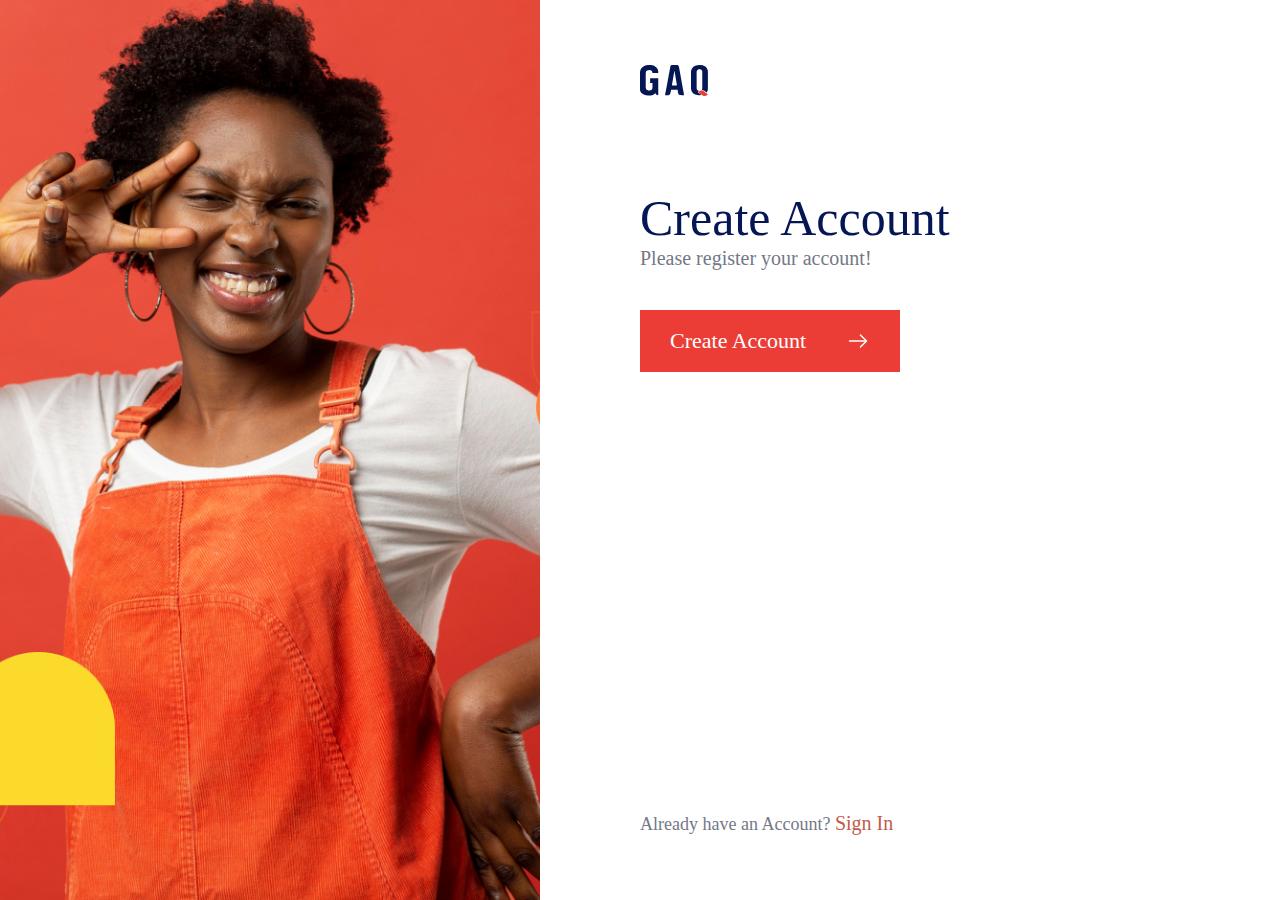
<file: index.html>
<!DOCTYPE html>
<html lang="en">
<head>
    <meta charset="UTF-8">
    <meta name="viewport" content="width=device-width, initial-scale=1.0">
    <link rel="stylesheet" href="css/style.css">
    <title>Index</title>
</head>
<body class="main__body">
    <header class="header">
        <div class="header__item image__item">
        <!---    <img src="./img/bg .jpg" alt="img" class="header__bg"> -->
        </div>
        <div class="header__item info__item">
                <a href="#" class="logo">
                    <img src="./img/logo.svg" alt="logo" class="header__logo
                    "> </a>
                    <h3 class="section__title">
                        Create Account
                    </h3>
                    <p class="section__text">Please register your account!</p>
               <a href="./form.html" class="btn header__btn">Create Account
                <svg xmlns="http://www.w3.org/2000/svg" width="24" height="24" viewBox="0 0 24 24" fill="none">
                    <path d="M14.43 18.8201C14.24 18.8201 14.05 18.7501 13.9 18.6001C13.61 18.3101 13.61 17.8301 13.9 17.5401L19.44 12.0001L13.9 6.46012C13.61 6.17012 13.61 5.69012 13.9 5.40012C14.19 5.11012 14.67 5.11012 14.96 5.40012L21.03 11.4701C21.32 11.7601 21.32 12.2401 21.03 12.5301L14.96 18.6001C14.81 18.7501 14.62 18.8201 14.43 18.8201Z" fill="white"/>
                    <path d="M20.33 12.75H3.5C3.09 12.75 2.75 12.41 2.75 12C2.75 11.59 3.09 11.25 3.5 11.25H20.33C20.74 11.25 21.08 11.59 21.08 12C21.08 12.41 20.74 12.75 20.33 12.75Z" fill="white"/>
                    </svg>
               </a>
               <div class="link">Already have an Account?
                <a href="./form.html"class="link__sign">Sign In</a>
               </div>
        </div>
    </header> 
</body>
</html>
</file>
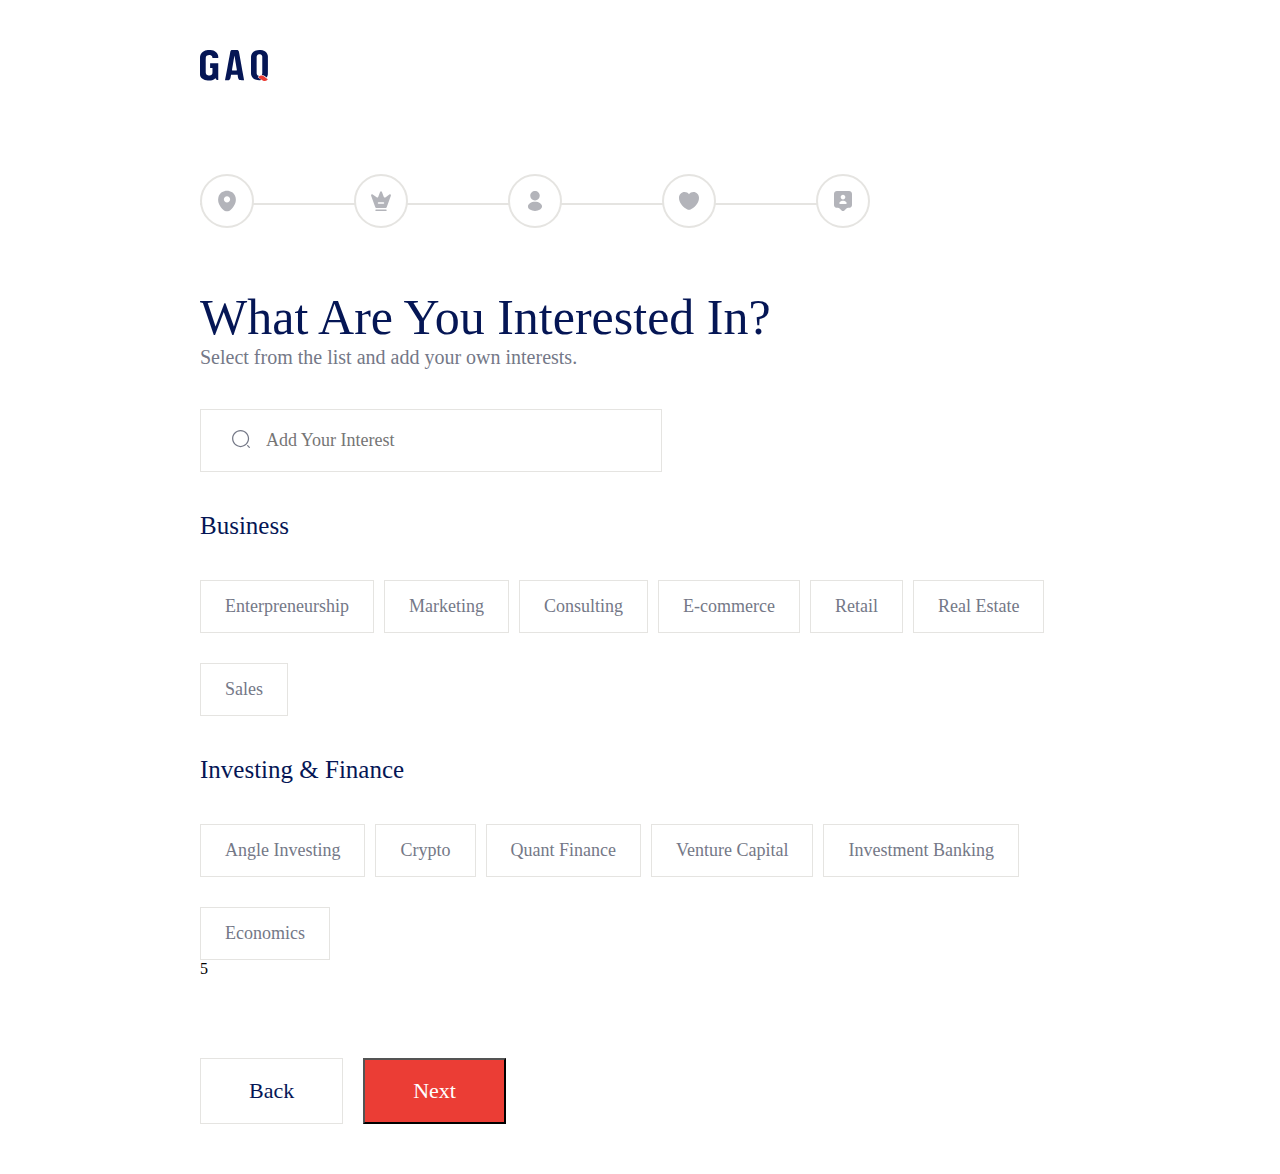
<file: form.html>
<!DOCTYPE html>
<html lang="en">
<head>
    <meta charset="UTF-8">
    <meta name="viewport" content="width=device-width, initial-scale=1.0">
    <link rel="stylesheet" href="css/form.css">
    <title>Form</title>
</head>
<body>
    <div class="main">
        <a href="#" class="logo">
            <img src="./img/logo.svg" alt="logo"></a>
            <form action="#" class="steps__form">
                <div class="steps__numbers">
                    <div class="progress">
                        <div class="progress__success"></div>
                    </div>
                    <div class="step__number">
                        <svg xmlns="http://www.w3.org/2000/svg" width="24" height="24" viewBox="0 0 24 24" fill="none">
                            <path d="M20.62 8.45C19.57 3.83 15.54 1.75 12 1.75C12 1.75 12 1.75 11.99 1.75C8.45997 1.75 4.41997 3.82 3.36997 8.44C2.19997 13.6 5.35997 17.97 8.21997 20.72C9.27997 21.74 10.64 22.25 12 22.25C13.36 22.25 14.72 21.74 15.77 20.72C18.63 17.97 21.79 13.61 20.62 8.45ZM12 13.46C10.26 13.46 8.84997 12.05 8.84997 10.31C8.84997 8.57 10.26 7.16 12 7.16C13.74 7.16 15.15 8.57 15.15 10.31C15.15 12.05 13.74 13.46 12 13.46Z" fill="#B3B4BA"/>
                            </svg>
                    </div>
                    <div class="step__number">
                        <svg xmlns="http://www.w3.org/2000/svg" width="24" height="24" viewBox="0 0 24 24" fill="none">
                            <path d="M17 22H7C6.59 22 6.25 21.66 6.25 21.25C6.25 20.84 6.59 20.5 7 20.5H17C17.41 20.5 17.75 20.84 17.75 21.25C17.75 21.66 17.41 22 17 22Z" fill="#B3B4BA"/>
                            <path d="M20.35 5.52004L16.35 8.38004C15.82 8.76004 15.06 8.53004 14.83 7.92004L12.94 2.88004C12.62 2.01004 11.39 2.01004 11.07 2.88004L9.16998 7.91004C8.93998 8.53004 8.18997 8.76004 7.65998 8.37004L3.65998 5.51004C2.85998 4.95004 1.79998 5.74004 2.12998 6.67004L6.28998 18.32C6.42998 18.72 6.80998 18.98 7.22998 18.98H16.76C17.18 18.98 17.56 18.71 17.7 18.32L21.86 6.67004C22.2 5.74004 21.14 4.95004 20.35 5.52004ZM14.5 14.75H9.49998C9.08998 14.75 8.74998 14.41 8.74998 14C8.74998 13.59 9.08998 13.25 9.49998 13.25H14.5C14.91 13.25 15.25 13.59 15.25 14C15.25 14.41 14.91 14.75 14.5 14.75Z" fill="#B3B4BA"/>
                            </svg>
                    </div>
                    <div class="step__number">
                        <svg xmlns="http://www.w3.org/2000/svg" width="24" height="24" viewBox="0 0 24 24" fill="none">
                            <path d="M12 2C9.38 2 7.25 4.13 7.25 6.75C7.25 9.32 9.26 11.4 11.88 11.49C11.96 11.48 12.04 11.48 12.1 11.49C12.12 11.49 12.13 11.49 12.15 11.49C12.16 11.49 12.16 11.49 12.17 11.49C14.73 11.4 16.74 9.32 16.75 6.75C16.75 4.13 14.62 2 12 2Z" fill="#B3B4BA"/>
                            <path d="M17.08 14.15C14.29 12.29 9.73996 12.29 6.92996 14.15C5.65996 15 4.95996 16.15 4.95996 17.38C4.95996 18.61 5.65996 19.75 6.91996 20.59C8.31996 21.53 10.16 22 12 22C13.84 22 15.68 21.53 17.08 20.59C18.34 19.74 19.04 18.6 19.04 17.36C19.03 16.13 18.34 14.99 17.08 14.15Z" fill="#B3B4BA"/>
                            </svg>
                    </div>
                    <div class="step__number">
                        <svg xmlns="http://www.w3.org/2000/svg" width="24" height="24" viewBox="0 0 24 24" fill="none">
                            <path d="M16.44 3.09998C14.63 3.09998 13.01 3.97998 12 5.32998C10.99 3.97998 9.37 3.09998 7.56 3.09998C4.49 3.09998 2 5.59998 2 8.68998C2 9.87998 2.19 10.98 2.52 12C4.1 17 8.97 19.99 11.38 20.81C11.72 20.93 12.28 20.93 12.62 20.81C15.03 19.99 19.9 17 21.48 12C21.81 10.98 22 9.87998 22 8.68998C22 5.59998 19.51 3.09998 16.44 3.09998Z" fill="#B3B4BA"/>
                            </svg>
                    </div>
                    <div class="step__number">
                        <svg xmlns="http://www.w3.org/2000/svg" width="24" height="24" viewBox="0 0 24 24" fill="none">
                            <path d="M18 2H6C4.34 2 3 3.33 3 4.97V15.88C3 17.52 4.34 18.85 6 18.85H6.76C7.56 18.85 8.32 19.16 8.88 19.72L10.59 21.41C11.37 22.18 12.64 22.18 13.42 21.41L15.13 19.72C15.69 19.16 16.46 18.85 17.25 18.85H18C19.66 18.85 21 17.52 21 15.88V4.97C21 3.33 19.66 2 18 2ZM12 5.75C13.29 5.75 14.33 6.79 14.33 8.08C14.33 9.37 13.29 10.41 12 10.41C10.71 10.41 9.67 9.36 9.67 8.08C9.67 6.79 10.71 5.75 12 5.75ZM14.68 15.06H9.32C8.51 15.06 8.04 14.16 8.49 13.49C9.17 12.48 10.49 11.8 12 11.8C13.51 11.8 14.83 12.48 15.51 13.49C15.96 14.16 15.48 15.06 14.68 15.06Z" fill="#B3B4BA"/>
                            </svg>
                    </div>
                </div>

                <div class="steps">
     <!----        <div class="from__step">

                        <div class="section__title">Which Hub Are You In?</div>
                        <div class="section__text">We are active in major cities and we schedule meetings based on time zones. Let us know your home base.</div>
                        <div class="form__input search__input">
                            <input type="text" class="input" placeholder="Search your hub..">
                            <div class="input__img">
                                <svg xmlns="http://www.w3.org/2000/svg" width="20" height="20" viewBox="0 0 20 20" fill="none">
                                    <path d="M9.58329 18.125C4.87496 18.125 1.04163 14.2916 1.04163 9.58329C1.04163 4.87496 4.87496 1.04163 9.58329 1.04163C14.2916 1.04163 18.125 4.87496 18.125 9.58329C18.125 14.2916 14.2916 18.125 9.58329 18.125ZM9.58329 2.29163C5.55829 2.29163 2.29163 5.56663 2.29163 9.58329C2.29163 13.6 5.55829 16.875 9.58329 16.875C13.6083 16.875 16.875 13.6 16.875 9.58329C16.875 5.56663 13.6083 2.29163 9.58329 2.29163Z" fill="#747887"/>
                                    <path d="M18.3333 18.9583C18.175 18.9583 18.0166 18.9 17.8916 18.775L16.225 17.1083C15.9833 16.8666 15.9833 16.4666 16.225 16.225C16.4666 15.9833 16.8666 15.9833 17.1083 16.225L18.775 17.8916C19.0166 18.1333 19.0166 18.5333 18.775 18.775C18.65 18.9 18.4916 18.9583 18.3333 18.9583Z" fill="#747887"/>
                                    </svg>
                            </div>
                        </div>
                        <div class="form__item">
                            <div class="form__item--title">Popular Hub</div>
                            <div class="radio__buttons">
                                <label class="radio__item">
                                    <input type="radio" class="radio__input" name="radio" >
                                    <div class="fake"></div>
                                    <div class="img">
                                        <img src="./img/radio1.png" alt="">
                                    </div>
                                    <div class="text">Austin</div>
                                    <div class="border"></div>
                                </label>
                                <label class="radio__item">
                                    <input type="radio" class="radio__input" name="radio" >
                                    <div class="fake"></div>
                                    <div class="img">
                                        <img src="./img/radio2.png" alt="">
                                    </div>
                                    <div class="text">Dallas</div>
                                    <div class="border"></div>
                                </label>
                                <label class="radio__item">
                                    <input type="radio" class="radio__input" name="radio" >
                                    <div class="fake"></div>
                                    <div class="img">
                                        <img src="./img/radio3.png" alt="">
                                    </div>
                                    <div class="text">San Antonio</div>
                                    <div class="border"></div>
                                </label>
                                <label class="radio__item">
                                    <input type="radio" class="radio__input" name="radio" >
                                    <div class="fake"></div>
                                    <div class="img">
                                        <img src="./img/radio4.png" alt="">
                                    </div>
                                    <div class="text">Houston</div>
                                    <div class="border"></div>
                                </label>
                                <label class="radio__item">
                                    <input type="radio" class="radio__input" name="radio" >
                                    <div class="fake"></div>
                                    <div class="img">
                                        <img src="./img/radio5.png" alt="">
                                    </div>
                                    <div class="text">New York </div>
                                    <div class="border"></div>
                                </label>
                                <label class="radio__item">
                                    <input type="radio" class="radio__input" name="radio" >
                                    <div class="fake"></div>
                                    <div class="img">
                                        <img src="./img/radio6.png" alt="">
                                    </div>
                                    <div class="text">Los Angeles</div>
                                    <div class="border"></div>
                                </label>
                            </div>
                        </div>
                    </div>-->
                    
     <!----        <div class="from__step">
                        <div class="section__title">What Are Your Objectives?</div>
                        <div class="section__text">Select up to 3 objectives. These will be kept private from other users but help us find relevant matches.</div>
                        <div class="form__item">
                            <div class="form__item--title">Select Objectives</div>
                            <div class="checkboxes">
                                <label class="checkbox__item">
                                    <input type="checkbox" class="checkbox__input">
                                    <div class="checkbox__img"><img src="./img/ckb1.png" alt=""></div>
                                    <div class="checkbox__text">Brainstorm with peers</div>
                                    <div class="checkbox__fake"></div>
                                    <div class="checkbox__border"></div>
                                </label>
                                <label class="checkbox__item">
                                    <input type="checkbox" class="checkbox__input">
                                    <div class="checkbox__img"><img src="./img/ckb2.png" alt=""></div>
                                    <div class="ccheckbox__heckbox__text">Grow your team</div>
                                    <div class="checkbox__fake"></div>
                                    <div class="checkbox__border"></div>
                                </label>
                                <label class="checkbox__item">
                                    <input type="checkbox" class="checkbox__input">
                                    <div class="checkbox__img"><img src="./img/ckb3.png" alt=""></div>
                                    <div class="checkbox__text">Start a company</div>
                                    <div class="checkbox__fake"></div>
                                    <div class="checkbox__border"></div>
                                </label>
                                <label class="checkbox__item">
                                    <input type="checkbox" class="checkbox__input">
                                    <div class="checkbox__img"><img src="./img/ckb4.png" alt=""></div>
                                    <div class="checkbox__text">Explore other companies</div>
                                    <div class="checkbox__fake"></div>
                                    <div class="checkbox__border"></div>
                                </label>
                                <label class="checkbox__item">
                                    <input type="checkbox" class="checkbox__input">
                                    <div class="checkbox__img"><img src="./img/ckb5.png" alt=""></div>
                                    <div class="checkbox__text">Business development</div>
                                    <div class="checkbox__fake"></div>
                                    <div class="checkbox__border"></div>
                                </label>
                                <label class="checkbox__item">
                                    <input type="checkbox" class="checkbox__input">
                                    <div class="checkbox__img"><img src="./img/ckb6.png" alt=""></div>
                                    <div class="checkbox__text">Invest</div>
                                    <div class="checkbox__fake"></div>
                                    <div class="checkbox__border"></div>
                                </label>
                                <label class="checkbox__item">
                                    <input type="checkbox" class="checkbox__input">
                                    <div class="checkbox__img"><img src="./img/ckb7.png" alt=""></div>
                                    <div class="checkbox__text">Explore new projects</div>
                                    <div class="checkbox__fake"></div>
                                    <div class="checkbox__border"></div>
                                </label>
                                <label class="checkbox__item">
                                    <input type="checkbox" class="checkbox__input">
                                    <div class="checkbox__img"><img src="./img/ckb8.png" alt=""></div>
                                    <div class="checkbox__text">Mentor others</div>
                                    <div class="checkbox__fake"></div>
                                    <div class="checkbox__border"></div>
                                </label>
                                <label class="checkbox__item">
                                    <input type="checkbox" class="checkbox__input">
                                    <div class="checkbox__img"><img src="./img/ckb9.png" alt=""></div>
                                    <div class="checkbox__text">Organize events</div>
                                    <div class="checkbox__fake"></div>
                                    <div class="checkbox__border"></div>
                                </label>
                                <label class="checkbox__item">
                                    <input type="checkbox" class="checkbox__input">
                                    <div class="checkbox__img"><img src="./img/ckb10.png" alt=""></div>
                                    <div class="checkbox__text">Raise funding</div>
                                    <div class="checkbox__fake"></div>
                                    <div class="checkbox__border"></div>
                                </label>
                                <label class="checkbox__item">
                                    <input type="checkbox" class="checkbox__input">
                                    <div class="checkbox__img"><img src="./img/ckb11.png" alt=""></div>
                                    <div class="checkbox__text">Find a cofounder</div>
                                    <div class="checkbox__fake"></div>
                                    <div class="checkbox__border"></div>
                                </label>
                                <label class="checkbox__item">
                                    <input type="checkbox" class="checkbox__input">
                                    <div class="checkbox__"><img src="./img/ckb12.png" alt=""></div>
                                    <div class="checkbox__text">Meet intresting people</div>
                                    <div class="checkbox__fake"></div>
                                    <div class="checkbox__border"></div>
                                </label>
                            </div>
                        </div>
                    </div>-->

     <!----       <div class="from__step">
                        <div class="section__title">Fill Your Profile</div>
                        <div class="section__text">This basic information will be shown to your matches every week. Tell us what you would like to show!</div>

                        <div class="file__uploader">
                            <div class="file__uploader-item">
                                <label class="file__label">
                                    <input type="file" class="file__input">
                                    <div class="file__item">
                                        <div class="file__item-img">
                                            <img src="./img/gallery.svg" alt="">
                                        </div>
                                        <div class="file__item-text">
                                            Upload Your Photo
                                        </div>
                                    </div>
                                </label>
                            </div>
                            <div class="file__uploader-item">
                                <div class="form__item">
                                    <div class="form__item-title">Other Profile</div>
                                    
                                    
                                    <div class="form__input profile__input">
                                        <input type="text" class="input" placeholder="LinkedIn URL">
                                        <div class="input__img">
                                            <svg xmlns="http://www.w3.org/2000/svg" width="20" height="20" viewBox="0 0 20 20" fill="none">
                                                <g clip-path="url(#clip0_1_7078)">
                                                <path d="M5.78341 4.16668C5.78319 4.6087 5.60738 5.03254 5.29466 5.34494C4.98195 5.65735 4.55793 5.83273 4.11591 5.83251C3.67388 5.83229 3.25004 5.65648 2.93764 5.34377C2.62524 5.03105 2.44985 4.60704 2.45007 4.16501C2.45029 3.72298 2.6261 3.29915 2.93882 2.98674C3.25153 2.67434 3.67555 2.49896 4.11757 2.49918C4.5596 2.4994 4.98344 2.6752 5.29584 2.98792C5.60825 3.30064 5.78363 3.72465 5.78341 4.16668ZM5.83341 7.06668H2.50007V17.5H5.83341V7.06668ZM11.1001 7.06668H7.78341V17.5H11.0667V12.025C11.0667 8.97501 15.0417 8.69168 15.0417 12.025V17.5H18.3334V10.8917C18.3334 5.75001 12.4501 5.94168 11.0667 8.46668L11.1001 7.06668Z" fill="#747887"/>
                                                </g>
                                                <defs>
                                                <clipPath id="clip0_1_7078">
                                                <rect width="20" height="20" fill="white"/>
                                                </clipPath>
                                                </defs>
                                                </svg>
                                        </div>
                                    </div>

                                    <div class="form__input profile__input">
                                        <input type="text" class="input" placeholder="Twitter URL">
                                        <div class="input__img">
                                            <svg xmlns="http://www.w3.org/2000/svg" width="20" height="20" viewBox="0 0 20 20" fill="none">
                                                <g clip-path="url(#clip0_1_7082)">
                                                <path d="M18.4683 4.71333C17.8321 4.99474 17.1574 5.17956 16.4666 5.26167C17.1947 4.82619 17.7397 4.14085 17.9999 3.33333C17.3166 3.74 16.5674 4.025 15.7866 4.17917C15.2621 3.61798 14.5669 3.2458 13.809 3.12049C13.0512 2.99517 12.2732 3.12374 11.596 3.48621C10.9187 3.84868 10.3802 4.42474 10.0642 5.12483C9.74812 5.82492 9.67221 6.60982 9.84825 7.3575C8.46251 7.28805 7.10686 6.92794 5.86933 6.30055C4.63179 5.67317 3.54003 4.79254 2.66492 3.71583C2.35516 4.24788 2.19238 4.85269 2.19326 5.46833C2.19326 6.67667 2.80826 7.74417 3.74326 8.36917C3.18993 8.35175 2.64878 8.20232 2.16492 7.93333V7.97667C2.16509 8.78142 2.44356 9.56135 2.95313 10.1842C3.46269 10.8071 4.17199 11.2346 4.96075 11.3942C4.4471 11.5334 3.90851 11.5539 3.38576 11.4542C3.60814 12.1469 4.04159 12.7527 4.62541 13.1868C5.20924 13.6209 5.9142 13.8615 6.64159 13.875C5.91866 14.4428 5.0909 14.8625 4.20566 15.1101C3.32041 15.3578 2.39503 15.4285 1.48242 15.3183C3.0755 16.3429 4.93 16.8868 6.82409 16.885C13.2349 16.885 16.7408 11.5742 16.7408 6.96833C16.7408 6.81833 16.7366 6.66667 16.7299 6.51833C17.4123 6.02514 18.0013 5.41418 18.4691 4.71417L18.4683 4.71333Z" fill="#747887"/>
                                                </g>
                                                <defs>
                                                <clipPath id="clip0_1_7082">
                                                <rect width="20" height="20" fill="white"/>
                                                </clipPath>
                                                </defs>
                                                </svg>
                                        </div>
                                    </div>

                                </div>
                            </div>
                        </div>
                    </div>-->

                    <div class="from__step">
                        <div class="section__title">What Are You Interested In?</div>
                        <div class="section__text">Select from the list and add your own interests.</div>
                        <div class="form__input search__input">
                            <input type="text" class="input" placeholder="Add Your Interest">
                            <div class="input__img">
                                <svg xmlns="http://www.w3.org/2000/svg" width="20" height="20" viewBox="0 0 20 20" fill="none">
                                    <path d="M9.58329 18.125C4.87496 18.125 1.04163 14.2916 1.04163 9.58329C1.04163 4.87496 4.87496 1.04163 9.58329 1.04163C14.2916 1.04163 18.125 4.87496 18.125 9.58329C18.125 14.2916 14.2916 18.125 9.58329 18.125ZM9.58329 2.29163C5.55829 2.29163 2.29163 5.56663 2.29163 9.58329C2.29163 13.6 5.55829 16.875 9.58329 16.875C13.6083 16.875 16.875 13.6 16.875 9.58329C16.875 5.56663 13.6083 2.29163 9.58329 2.29163Z" fill="#747887"/>
                                    <path d="M18.3333 18.9583C18.175 18.9583 18.0166 18.9 17.8916 18.775L16.225 17.1083C15.9833 16.8666 15.9833 16.4666 16.225 16.225C16.4666 15.9833 16.8666 15.9833 17.1083 16.225L18.775 17.8916C19.0166 18.1333 19.0166 18.5333 18.775 18.775C18.65 18.9 18.4916 18.9583 18.3333 18.9583Z" fill="#747887"/>
                                    </svg>
                            </div>
                        </div>
                    </div>

                    <div class="form__item">
                        <div class="form__item-title">Business</div>
                        <div class="interests">
                            <label class="interests__item">
                                <input type="checkbox" class="interests__checkbox">
                                <div class="interests__text">Enterpreneurship</div>
                                <div class="interests__border"></div>
                            </label>
                            <label class="interests__item">
                                <input type="checkbox" class="interests__checkbox">
                                <div class="interests__text">Marketing</div>
                                <div class="interests__border"></div>
                            </label>
                            <label class="interests__item">
                                <input type="checkbox" class="interests__checkbox">
                                <div class="interests__text">Consulting</div><div class="interests__border"></div>
                            </label>
                            <label class="interests__item">
                                <input type="checkbox" class="interests__checkbox">
                                <div class="interests__text">E-commerce</div>
                                <div class="interests__border"></div>
                            </label>
                            <label class="interests__item">
                                <input type="checkbox" class="interests__checkbox">
                                <div class="interests__text">Retail</div>
                                <div class="interests__border"></div>
                            </label>
                            <label class="interests__item">
                                <input type="checkbox" class="interests__checkbox">
                                <div class="interests__text">Real Estate</div>
                                <div class="interests__border"></div>
                            </label>
                            <label class="interests__item">
                                <input type="checkbox" class="interests__checkbox">
                                <div class="interests__text">Sales</div>
                                <div class="interests__border"></div>
                            </label>
                        </div>
                    </div>
                    <div class="form__item">
                        <div class="form__item-title">Investing & Finance</div>
                        <div class="interests">
                            <label class="interests__item">
                                <input type="checkbox" class="interests__checkbox">
                                <div class="interests__text">Angle Investing</div>
                                <div class="interests__border"></div>
                            </label>
                            <label class="interests__item">
                                <input type="checkbox" class="interests__checkbox">
                                <div class="interests__text">Crypto</div>
                                <div class="interests__border"></div>
                            </label>
                            <label class="interests__item">
                                <input type="checkbox" class="interests__checkbox">
                                <div class="interests__text">Quant Finance</div>
                                <div class="interests__border"></div>
                            </label>
                            <label class="interests__item">
                                <input type="checkbox" class="interests__checkbox">
                                <div class="interests__text">Venture Capital</div>
                                <div class="interests__border"></div>
                            </label>
                            <label class="interests__item">
                                <input type="checkbox" class="interests__checkbox">
                                <div class="interests__text">Investment Banking</div>
                                <div class="interests__border"></div>
                            </label>
                            <label class="interests__item">
                                <input type="checkbox" class="interests__checkbox">
                                <div class="interests__text">Economics</div>
                                <div class="interests__border"></div>
                            </label>

                        </div>
                    </div>

                    <div class="from__step">5</div>
            
                </div>

                <div class="step__buttobs">
                    <button class="btn__outline button prev__step">Back</button>
                    <button class="btn button next__step">Next</button>
                </div>
            </form>
        
    </div>
</body>
</html>
</file>
<file: css/style.css>
*{
    margin: 0;
    padding: 0;
}
.header{
    display: flex;
    overflow: hidden;
    width: 100%;
    height: 100vh;
}
.header__item {
    flex: 0 1 50%;
}
.image__item{
    background-image: url('../img/bg .jpg');
    background-position: center;
    background-repeat: no-repeat;
    background-size: cover;
}
.info__item{
    display: flex;
    flex-direction: column;
    padding: 65px 100px;
}
.logo {
    display: block;
    padding-bottom: 89px;
}
.header__logo
 {
}
.section__title {
    color: #051655;
    font-family: Author;
    font-size: 50px;
    font-style: normal;
    font-weight: 494;
    line-height: normal;
}
.section__text {
    color: #747887;
    font-family: Author;
    font-size: 20px;
    font-style: normal;
    font-weight: 375;
    line-height: normal;
}
.btn {
    background: #EB3D35;
    padding: 18px 30px;
    display: inline-flex;
    align-items: center;
    max-width: fit-content;
    gap: 40px;
}
.btn svg{
    transform: 0.3s all ease;
}
.btn:hover {
    background: #df6b64;
    transform: 0.3s all ease;
}
.btn:hover svg{
    transform: translateX(10px);
}
.header__btn{
    margin-top: 40px;
}
a.btn.header__btn{
    color: #FFF;
    font-family: Author;
    font-size: 22px;
    font-style: normal;
    font-weight: 494;
    line-height: normal;
    text-decoration: none;
}
.link {
    margin-top: auto;
    color: #747887;
    font-family: Author;
    font-size: 18px;
    font-style: normal;
    font-weight: 375;
    line-height: normal;
}
.link__sign{
    color: #C35B48;
    font-family: Author;
    font-size: 20px;
    font-style: normal;
    font-weight: 494;
    line-height: normal;
    text-decoration: none;
}
</file>
<file: css/form.css>
*{
    margin: 0;
    padding: 0;
}
.main{
    padding: 50px 200px;
}
.logo {
    display: block;
    padding-bottom: 89px;
}
.section__title {
    color: #051655;
    font-family: Author;
    font-size: 50px;
    font-style: normal;
    font-weight: 494;
    line-height: normal;
}
.section__text {
    color: #747887;
    font-family: Author;
    font-size: 20px;
    font-style: normal;
    font-weight: 375;
    line-height: normal;
    max-width: 600px;
}
.steps__form {
}
.steps__numbers {
    display: flex;
    align-self: start;
    position: relative;
    max-width: 650px;
    padding-bottom: 60px;
}
.progress {
    position: absolute;
    top: 25%;
    left: 0;
    right: 0;
    height: 2px;
    background: #E5E4E1;
    z-index: -1;
}
.progress__success {
}
.step__number {
    display: flex;
    justify-content: center;
    align-items: center;
    border-radius: 100%;
    width: 50px;
    height: 50px;
    border-radius: 50px;
    border: 2px solid #E5E4E1;
    background: #FFF;
    margin-right: 100px;
    flex-shrink: 0;
}
.steps {
}
.from__step {
}
.step__buttobs {
    margin-top: 80px;
    display: flex;
    gap: 20px;
}
.btn{
    padding: 18px 48px;
    color: #FFF;
    font-family: Author;
    font-size: 22px;
    font-style: normal;
    font-weight: 494;
    line-height: normal;
    background: #EB3D35;
}
.btn__outline{
    padding: 18px 48px;
    border: 1px solid #E5E4E1;
    background: #FFF;
    color: #051655;
    font-family: Author;
    font-size: 22px;
    font-style: normal;
    font-weight: 494;
    line-height: normal;
}
.prev__step {
}
.next__step {
}
.form__input {
    display: flex;
    position: relative;
    border: 1px solid #E5E4E1;
    max-width: 460px;
}
.search__input {
    margin-top: 40px;
}
.input {
    border: #ffffff;
    padding: 20px 20px 20px 65px;
    width: 100%;
    background: #FFF;
    outline: none;
    color: #747887;
    font-family: Author;
    font-size: 18px;
    font-style: normal;
    font-weight: 375;
    line-height: normal;
}
.input:focus {
    outline: 1px solid red;
}
.input__img {
    position: absolute;
    left: 30px;
    top: 50%;
    transform: translate(0, -50%);
}
.from__step {
}
.form__item {
   margin-top: 40px;
}
.form__item--title {
    color: #051655;
    font-family: Author;
    font-size: 25px;
    font-style: normal;
    font-weight: 494;
    line-height: normal;
}
.radio__buttons {
    display: flex;
    flex-wrap: wrap;
    gap: 20px;
    margin-top: 20px;
}
.radio__item {
    display: flex;
    align-items: center;
    position: relative;
    background: #F3F6F9;
    max-width: 360px;
    width: 100%;
    padding: 10px;
}
.radio__input {
    display: none;
}
.radio__input:checked + .fake::after {
    opacity: 1;
}
.radio__input:checked ~ .border {
    opacity: 1;
}
.fake {
    width: 30px;
    height: 30px;
    border-radius: 100%;
    border: 1px solid red;
    position: absolute;
    right: 30px;
    top: 50%;
    transform: translate(0, -50%);
}
.fake::after {
    content: "";
    position: absolute;
    width: 20px;
    height: 20px;
    background: #EB3D35;
    border-radius: 100%;
    top: 50%;
    left: 50%;
    transform: translate(-50%, -50%);
    opacity: 0;

}
.text {
    margin-left: 30px;
    color: #051655;
    font-family: Author;
    font-size: 20px;
    font-style: normal;
    font-weight: 494;
    line-height: normal;
}
.img {
    width: 40px;
    height: 40px;
    background: #FFF;
    display: flex;
    align-items: center;
    justify-content: center;
    padding: 10px;
}
.img img{
    max-width: 100%;
    width: 100%;
    height: auto;
}
.border {
    position:absolute;
    border: 1px solid red;
    left: 0;
    right: 0;
    bottom: 0;
    top: 0;
    opacity: 0;
}
.checkboxes {
    display: flex;
    flex-wrap: wrap;
    gap: 20px;
    margin-top: 20px;
}
.checkbox__item {
    display: flex;
    align-items: center;
    position: relative;
    background: #F3F6F9;
    max-width: 360px;
    width: 100%;
    padding: 10px;
}
.checkbox__input {
    display: none;
}
.checkbox__input:checked ~ .checkbox__fake:after{
    opacity: 1;
}
.checkbox__input:checked ~ .checkbox__border{
    opacity: 1;
}
.checkbox__img {
    width: 40px;
    height: 40px;
    background: #FFF;
    display: flex;
    align-items: center;
    justify-content: center;
    padding: 10px;
}
.checkbox__img img{
    max-width: 100%;
    width: 100%;
    height: auto;
}
.checkbox__text {
    color: #051655;
    font-family: Author;
    font-size: 20px;
    font-style: normal;
    font-weight: 494;
    line-height: normal;    
}
.checkbox__fake {
    width: 30px;
    height: 30px;
    border-radius: 5px;
    border: 1px solid red;
    margin-left: auto;
    position: relative;
}
.checkbox__fake::after {
    position: absolute;
    content: "";
    right: 0;
    bottom: 0;
    top: 0;
    left: 0;
    background: #EB3D35 url('../img/cheak.svg') no-repeat;
    background-position: center;
    opacity: 0;
}
.checkbox__border {
    position:absolute;
    border: 1px solid red;
    left: 0;
    right: 0;
    bottom: 0;
    top: 0;
    opacity: 0;
}
.file__uploader {
    display: flex;
    max-width: 1120px;
    width: 100%;
    gap: 40px;
    margin-top: 40px;
}
.file__uploader-item:last-child {
    flex: 1 1 auto;
}
.file__uploader-item:first-child {
    flex: 0 1 360px;
}
.file__label {
    display: flex;
    height: 360px;
    width: 360px;
    position: relative;
    background: #F3F6F9;
    border: 2px dashed #051655;
    cursor: pointer;
}
.file__input{
    display: none;
}
.file__item {
    position: absolute;
    left: 50%;
    top: 50%;
    transform: translate(-50%, -50%);
    display: flex;
    flex-direction: column;
    align-items: center;
}
.file__item-img {
}
.file__item-text {
    color: #051655;
    font-family: Author;
    font-size: 20px;
    font-style: normal;
    font-weight: 494;
    line-height: normal;
    margin-top: 30px;
}
.form__item {
}
.form__item-title {
    color: #051655;
    font-family: Author;
    font-size: 25px;
    font-style: normal;
    font-weight: 494;
    line-height: normal;
    margin-bottom: 20px;
}
.form__input {
}
.profile__input {
    display: flex;
    width: 100%;
    max-width: 100%;
    margin-top: 10px;
}
.profile__inputs{
    margin-top: 17px;
}
.input {
    width: 100%;
    display: flex;
}
.interests {
    display: flex;
    flex-wrap: wrap;
    gap: 10px;
}
.interests__item {
    margin-top: 20px;
    display: flex;
    padding: 15px 24px;
    border: 1px solid #E5E4E1;
    background: #FFF;
    cursor: pointer;
    position: relative;
}
.interests__item input {
    display: none;
}
.interests__checkbox:checked ~ .interests__text {
    color: blue;
}
.interests__checkbox:checked ~ .interests__border {
    opacity: 1;
}
.interests__text {
    color: #747887;
    font-family: Author;
    font-size: 18px;
    font-style: normal;
    font-weight: 494;
    line-height: normal;
}
.interests__border{
    position: absolute;
   left: 0;
   right: 0;
   top: 0;
   bottom: 0;
   border: 1px solid blue;
    opacity: 0;
}
</file>
